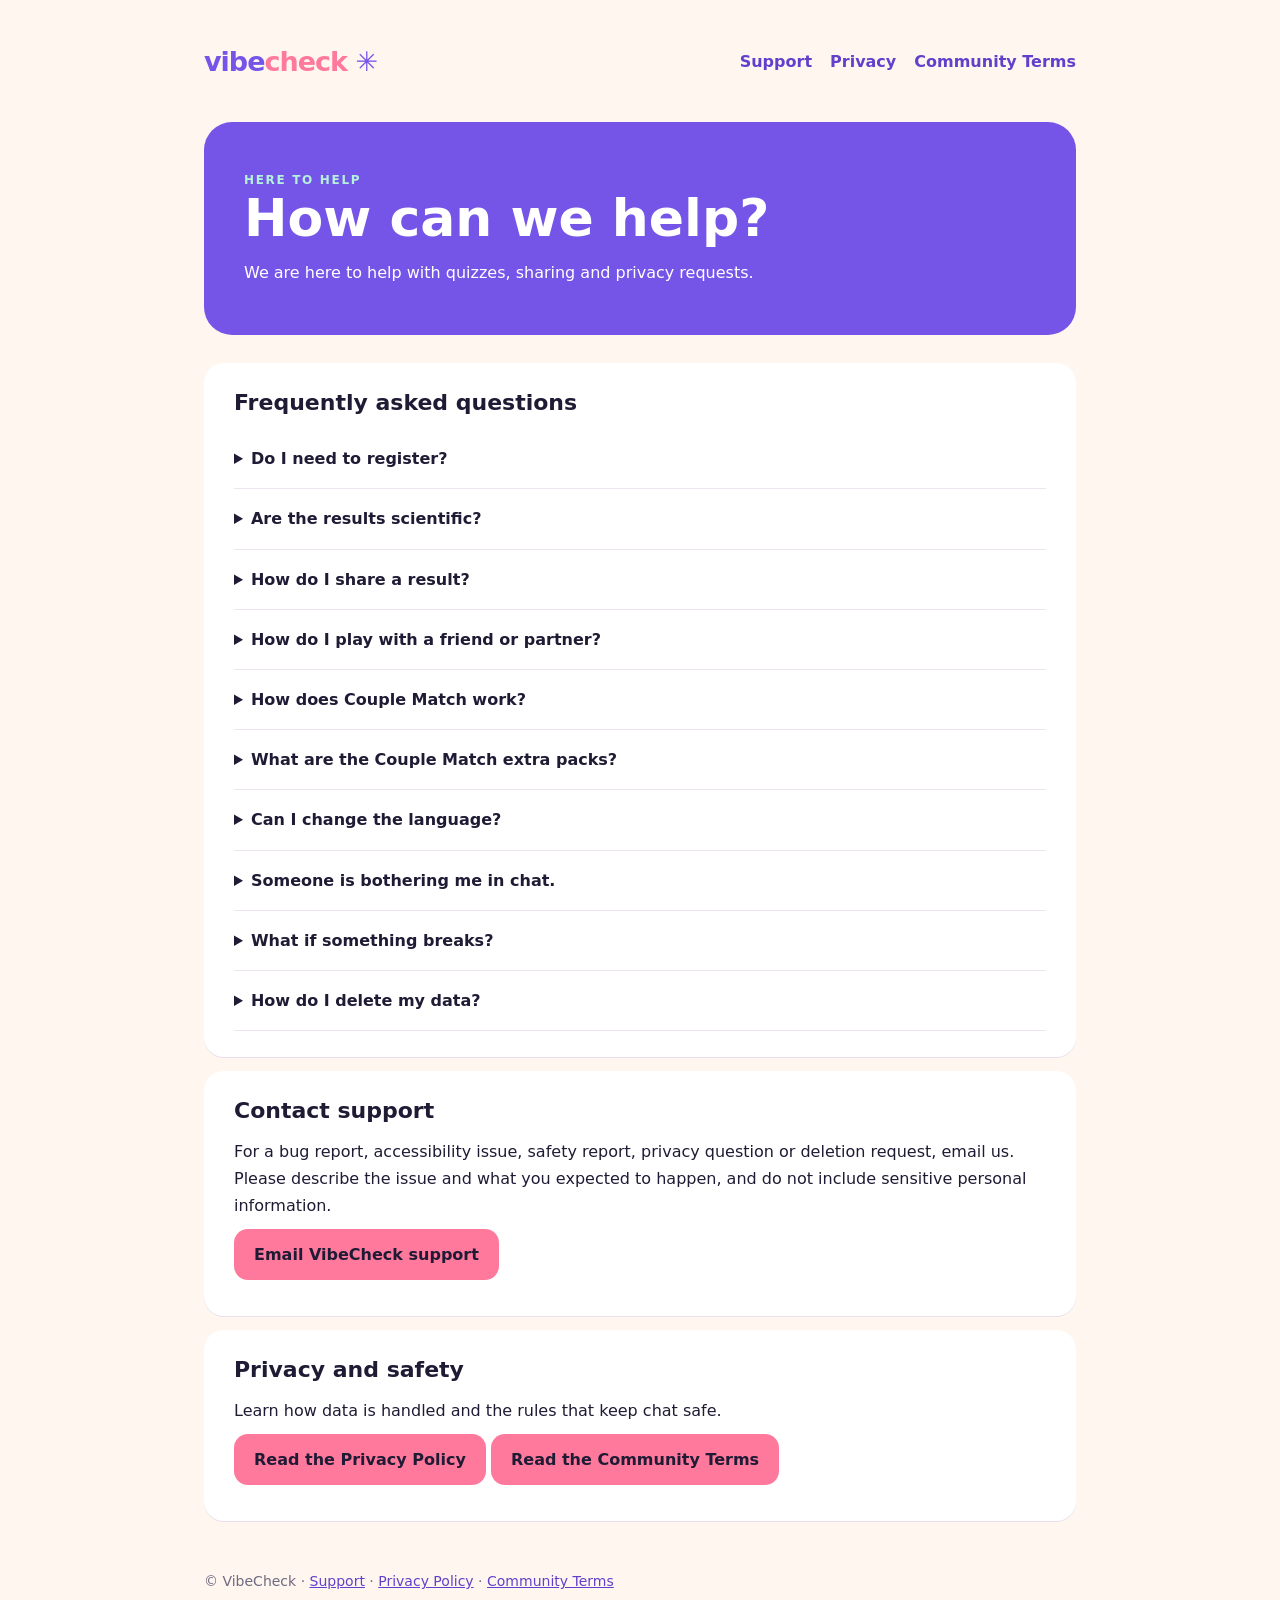
<file: index.html>
<!doctype html><html lang="en"><head><meta charset="utf-8"><meta name="viewport" content="width=device-width,initial-scale=1"><meta name="theme-color" content="#7555e8"><meta name="description" content="VibeCheck help center: quizzes, shared quizzes, result sharing, chat safety, privacy and support requests."><title>Support | VibeCheck</title><link rel="stylesheet" href="./style.css"></head><body><div class="wrap"><header><a class="logo" href="./index.html">vibe<span>check</span> ✳</a><nav aria-label="Main navigation"><a href="./index.html" aria-current="page">Support</a><a href="./privacy.html">Privacy</a><a href="./terms.html">Community Terms</a></nav></header><main><section class="hero"><div class="tag">HERE TO HELP</div><h1>How can we help?</h1><p>We are here to help with quizzes, sharing and privacy requests.</p></section><section class="card"><h2>Frequently asked questions</h2><details><summary>Do I need to register?</summary><p>Not for Discover Yourself or Friends: the app uses an anonymous guest session. Couple Match needs Sign in with Apple or Google, so you meet real people; your quiz history comes with you.</p></details><details><summary>Are the results scientific?</summary><p>No. All results are for entertainment only.</p></details><details><summary>How do I share a result?</summary><p>Complete a quiz and tap Share my vibe to use your device’s sharing options.</p></details><details><summary>How do I play with a friend or partner?</summary><p>Choose Friends, tap Invite &amp; play together and share the link or code. You both answer separately; the comparison unlocks when both finish.</p></details><details><summary>How does Couple Match work?</summary><p>Choose Couples and tap Find a match. You are matched with someone new who is online at the same time and whose preferences fit yours both ways. You answer the same quiz, see your compatibility and, from a 70% basic match and if you both agree, you can chat. You can decline, leave or block at any time.</p></details><details><summary>What are the Couple Match extra packs?</summary><p>After the second-to-last question you can both choose: see the free result, unlock more questions with one rewarded ad, or unlock the deep test with a one-time purchase. A pack starts only if you both choose it; only one of you watches or pays. The extra questions give a separate detailed score and never change your basic result.</p></details><details><summary>Can I change the language?</summary><p>Yes, with the language button on the home screen. Some quiz content may still be available only in English.</p></details><details><summary>Someone is bothering me in chat.</summary><p>Long-press the message to report it, or block the person from the chat menu. Blocking closes the chat immediately.</p></details><details><summary>What if something breaks?</summary><p>Restart the app, check your connection and send your device model, app version and a description of the issue.</p></details><details><summary>How do I delete my data?</summary><p>Open Privacy Policy and tap Delete my account, or email the support address with the subject VibeCheck Data Request.</p></details></section><section class="card"><h2>Contact support</h2><p>For a bug report, accessibility issue, safety report, privacy question or deletion request, email us. Please describe the issue and what you expected to happen, and do not include sensitive personal information.</p><p><a class="button" href="mailto:mertkandemir01@icloud.com?subject=VibeCheck%20Support">Email VibeCheck support</a></p></section><section class="card"><h2>Privacy and safety</h2><p>Learn how data is handled and the rules that keep chat safe.</p><p><a class="button" href="./privacy.html">Read the Privacy Policy</a> <a class="button" href="./terms.html">Read the Community Terms</a></p></section></main><footer>© VibeCheck · <a href="./index.html">Support</a> · <a href="./privacy.html">Privacy Policy</a> · <a href="./terms.html">Community Terms</a></footer></div></body></html>
</file>
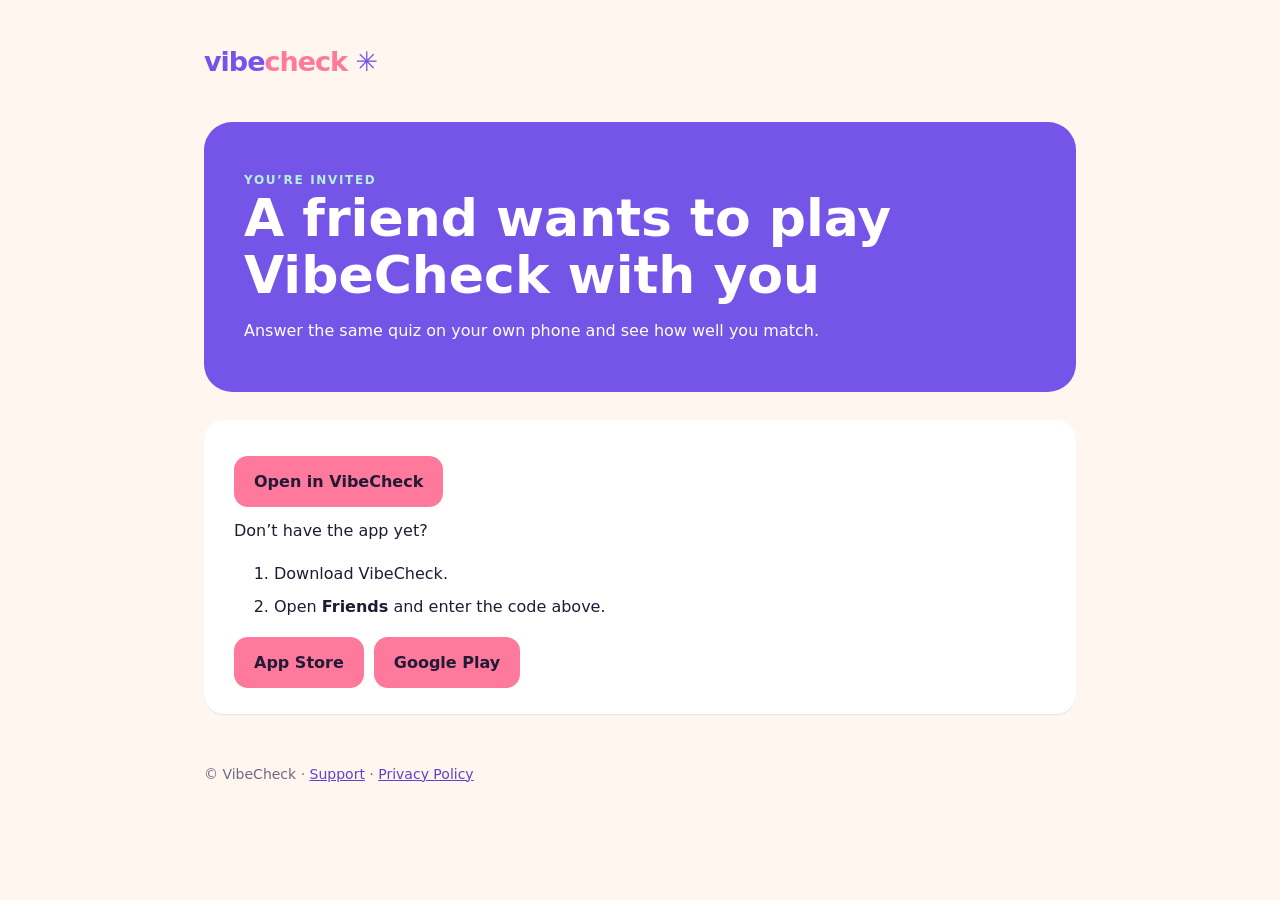
<file: join.html>
<!doctype html>
<html lang="en">
  <head>
    <meta charset="utf-8" />
    <meta name="viewport" content="width=device-width,initial-scale=1" />
    <meta name="theme-color" content="#7555e8" />
    <meta name="robots" content="noindex" />
    <meta property="og:title" content="You’re invited to a VibeCheck quiz ✳" />
    <meta property="og:description" content="Answer the same quiz and see how well you match." />
    <title>Join a quiz | VibeCheck</title>
    <link rel="stylesheet" href="./style.css" />
    <style>
      .code {
        font-size: 40px;
        font-weight: 900;
        letter-spacing: 6px;
        color: #7555e8;
        background: #fff;
        border-radius: 18px;
        padding: 14px 20px;
        display: inline-block;
        margin: 8px 0 4px;
      }
      .stores {
        display: flex;
        flex-wrap: wrap;
        gap: 10px;
        margin-top: 12px;
      }
      .steps li {
        margin-bottom: 6px;
      }
      [hidden] {
        display: none !important;
      }
    </style>
  </head>
  <body>
    <div class="wrap">
      <header><a class="logo" href="./index.html">vibe<span>check</span> ✳</a></header>
      <main>
        <section class="hero">
          <div class="tag">YOU’RE INVITED</div>
          <h1>A friend wants to play VibeCheck with you</h1>
          <p>Answer the same quiz on your own phone and see how well you match.</p>
        </section>
        <section class="card">
          <p id="has-code" hidden>Your invite code:</p>
          <div id="code" class="code" hidden></div>
          <p>
            <a id="open" class="button" href="vibecheck://">Open in VibeCheck</a>
          </p>
          <p>Don’t have the app yet?</p>
          <ol class="steps">
            <li>Download VibeCheck.</li>
            <li>Open <strong>Friends</strong> and enter the code above.</li>
          </ol>
          <div class="stores">
            <!-- Replace with the real store links once the app is published. -->
            <a class="button" id="ios" href="https://apps.apple.com/app/idAPP_STORE_ID">App Store</a>
            <a class="button" id="android" href="https://play.google.com/store/apps/details?id=com.vibecheck.app">Google Play</a>
          </div>
        </section>
      </main>
      <footer>
        © VibeCheck · <a href="./index.html">Support</a> · <a href="./privacy.html">Privacy Policy</a>
      </footer>
    </div>
    <script>
      (function () {
        var raw = new URLSearchParams(location.search).get('code') || '';
        var code = raw.toUpperCase().replace(/[^A-Z0-9]/g, '').slice(0, 12);
        if (!code) return;
        var link = 'vibecheck://join/' + code;
        document.getElementById('code').textContent = code;
        document.getElementById('code').hidden = false;
        document.getElementById('has-code').hidden = false;
        document.getElementById('open').href = link;
        // Try the app once; if it is not installed the page simply stays open.
        if (/iPhone|iPad|Android/i.test(navigator.userAgent)) location.href = link;
      })();
    </script>
  </body>
</html>
</file>
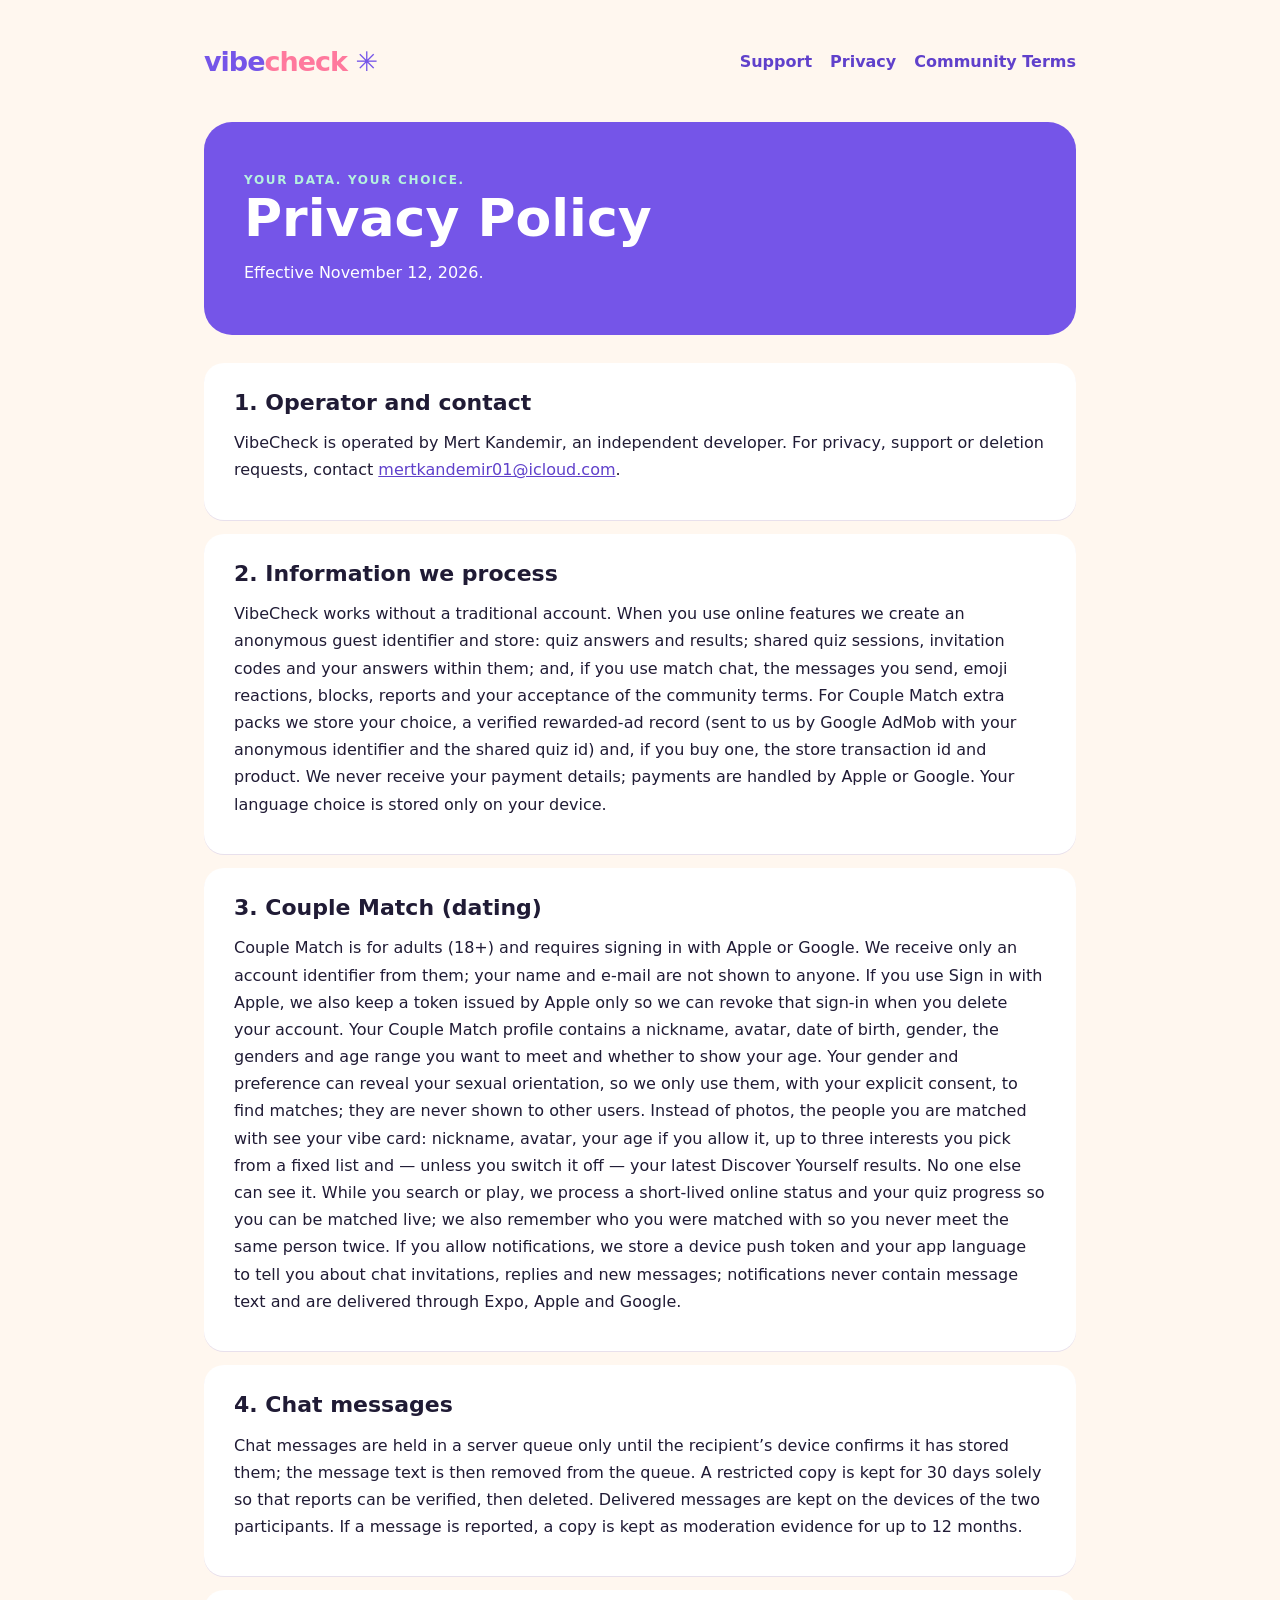
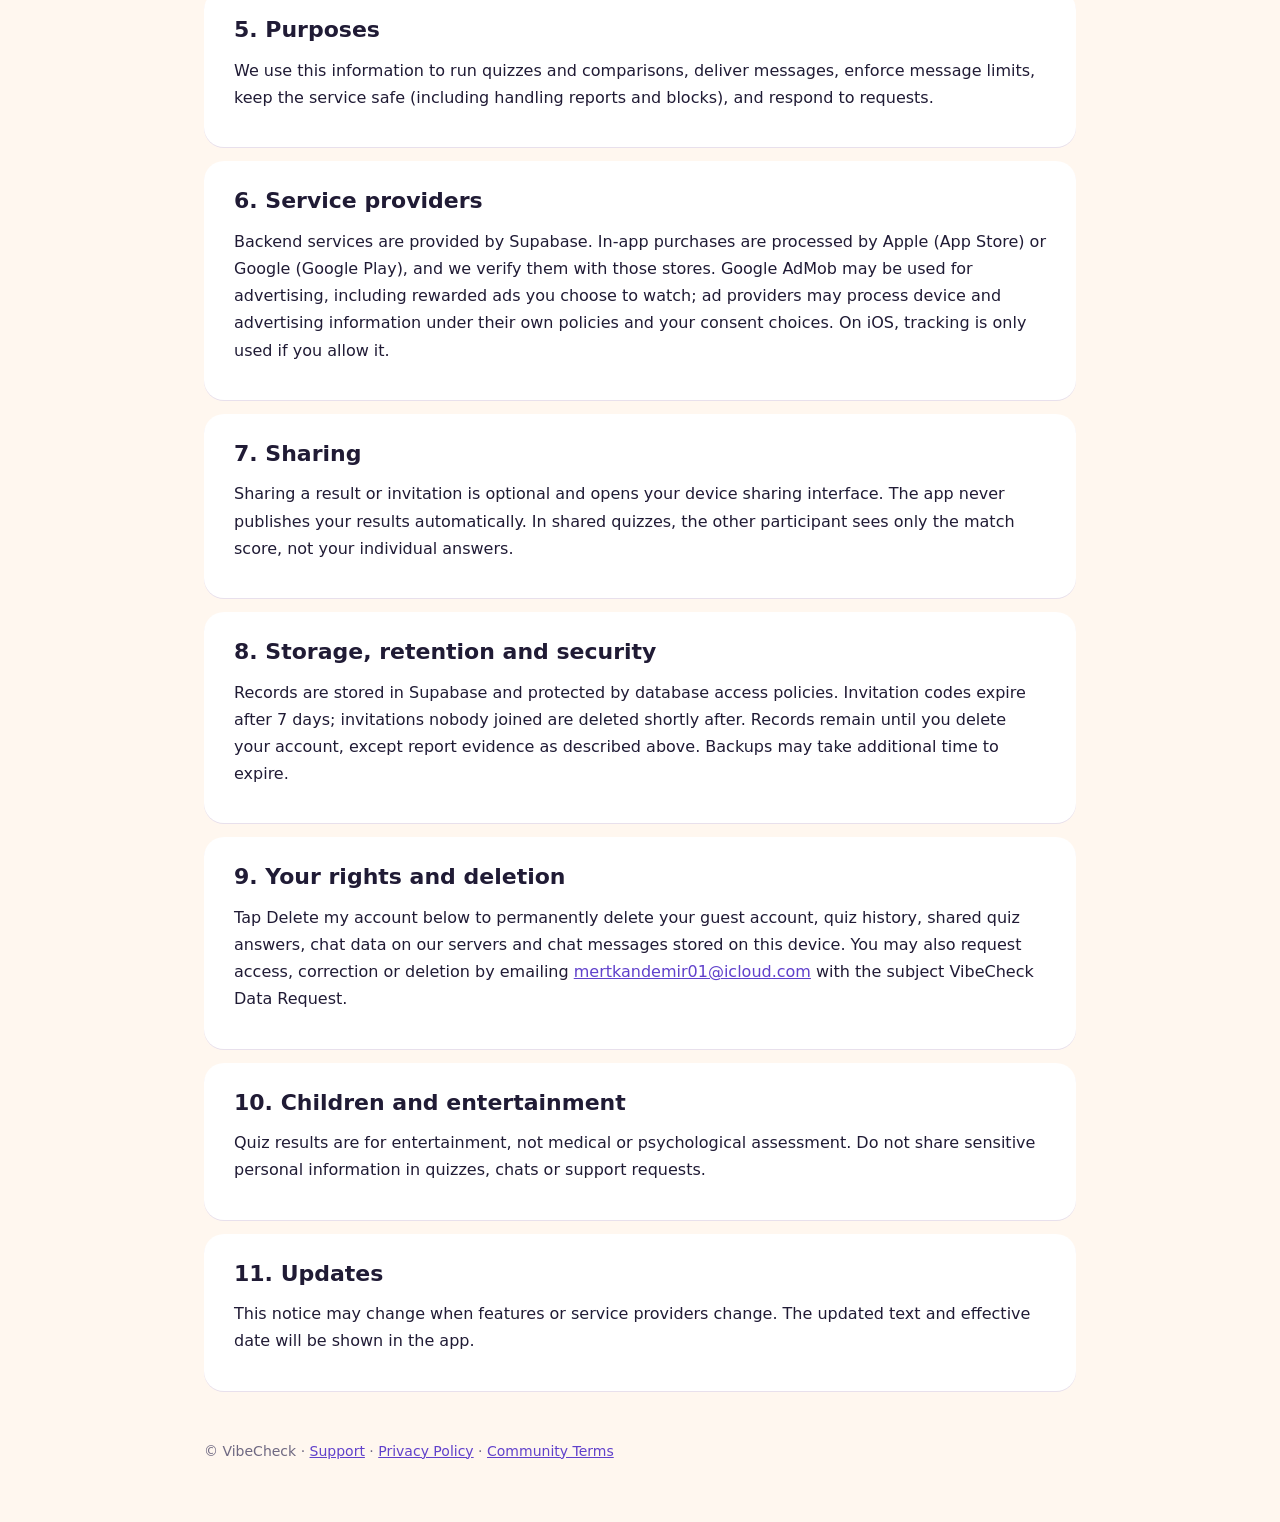
<file: privacy.html>
<!doctype html><html lang="en"><head><meta charset="utf-8"><meta name="viewport" content="width=device-width,initial-scale=1"><meta name="theme-color" content="#7555e8"><meta name="description" content="How VibeCheck handles quiz activity, anonymous identifiers, shared quizzes, chat, advertising and privacy requests."><title>Privacy Policy | VibeCheck</title><link rel="stylesheet" href="./style.css"></head><body><div class="wrap"><header><a class="logo" href="./index.html">vibe<span>check</span> ✳</a><nav aria-label="Main navigation"><a href="./index.html">Support</a><a href="./privacy.html" aria-current="page">Privacy</a><a href="./terms.html">Community Terms</a></nav></header><main><section class="hero"><div class="tag">YOUR DATA. YOUR CHOICE.</div><h1>Privacy Policy</h1><p>Effective November 12, 2026.</p></section><article class="card"><h2>1. Operator and contact</h2><p>VibeCheck is operated by Mert Kandemir, an independent developer. For privacy, support or deletion requests, contact <a href="mailto:mertkandemir01@icloud.com">mertkandemir01@icloud.com</a>.</p></article><article class="card"><h2>2. Information we process</h2><p>VibeCheck works without a traditional account. When you use online features we create an anonymous guest identifier and store: quiz answers and results; shared quiz sessions, invitation codes and your answers within them; and, if you use match chat, the messages you send, emoji reactions, blocks, reports and your acceptance of the community terms. For Couple Match extra packs we store your choice, a verified rewarded-ad record (sent to us by Google AdMob with your anonymous identifier and the shared quiz id) and, if you buy one, the store transaction id and product. We never receive your payment details; payments are handled by Apple or Google. Your language choice is stored only on your device.</p></article><article class="card"><h2>3. Couple Match (dating)</h2><p>Couple Match is for adults (18+) and requires signing in with Apple or Google. We receive only an account identifier from them; your name and e-mail are not shown to anyone. If you use Sign in with Apple, we also keep a token issued by Apple only so we can revoke that sign-in when you delete your account. Your Couple Match profile contains a nickname, avatar, date of birth, gender, the genders and age range you want to meet and whether to show your age. Your gender and preference can reveal your sexual orientation, so we only use them, with your explicit consent, to find matches; they are never shown to other users. Instead of photos, the people you are matched with see your vibe card: nickname, avatar, your age if you allow it, up to three interests you pick from a fixed list and — unless you switch it off — your latest Discover Yourself results. No one else can see it. While you search or play, we process a short-lived online status and your quiz progress so you can be matched live; we also remember who you were matched with so you never meet the same person twice. If you allow notifications, we store a device push token and your app language to tell you about chat invitations, replies and new messages; notifications never contain message text and are delivered through Expo, Apple and Google.</p></article><article class="card"><h2>4. Chat messages</h2><p>Chat messages are held in a server queue only until the recipient’s device confirms it has stored them; the message text is then removed from the queue. A restricted copy is kept for 30 days solely so that reports can be verified, then deleted. Delivered messages are kept on the devices of the two participants. If a message is reported, a copy is kept as moderation evidence for up to 12 months.</p></article><article class="card"><h2>5. Purposes</h2><p>We use this information to run quizzes and comparisons, deliver messages, enforce message limits, keep the service safe (including handling reports and blocks), and respond to requests.</p></article><article class="card"><h2>6. Service providers</h2><p>Backend services are provided by Supabase. In-app purchases are processed by Apple (App Store) or Google (Google Play), and we verify them with those stores. Google AdMob may be used for advertising, including rewarded ads you choose to watch; ad providers may process device and advertising information under their own policies and your consent choices. On iOS, tracking is only used if you allow it.</p></article><article class="card"><h2>7. Sharing</h2><p>Sharing a result or invitation is optional and opens your device sharing interface. The app never publishes your results automatically. In shared quizzes, the other participant sees only the match score, not your individual answers.</p></article><article class="card"><h2>8. Storage, retention and security</h2><p>Records are stored in Supabase and protected by database access policies. Invitation codes expire after 7 days; invitations nobody joined are deleted shortly after. Records remain until you delete your account, except report evidence as described above. Backups may take additional time to expire.</p></article><article class="card"><h2>9. Your rights and deletion</h2><p>Tap Delete my account below to permanently delete your guest account, quiz history, shared quiz answers, chat data on our servers and chat messages stored on this device. You may also request access, correction or deletion by emailing <a href="mailto:mertkandemir01@icloud.com">mertkandemir01@icloud.com</a> with the subject VibeCheck Data Request.</p></article><article class="card"><h2>10. Children and entertainment</h2><p>Quiz results are for entertainment, not medical or psychological assessment. Do not share sensitive personal information in quizzes, chats or support requests.</p></article><article class="card"><h2>11. Updates</h2><p>This notice may change when features or service providers change. The updated text and effective date will be shown in the app.</p></article></main><footer>© VibeCheck · <a href="./index.html">Support</a> · <a href="./privacy.html">Privacy Policy</a> · <a href="./terms.html">Community Terms</a></footer></div></body></html>
</file>
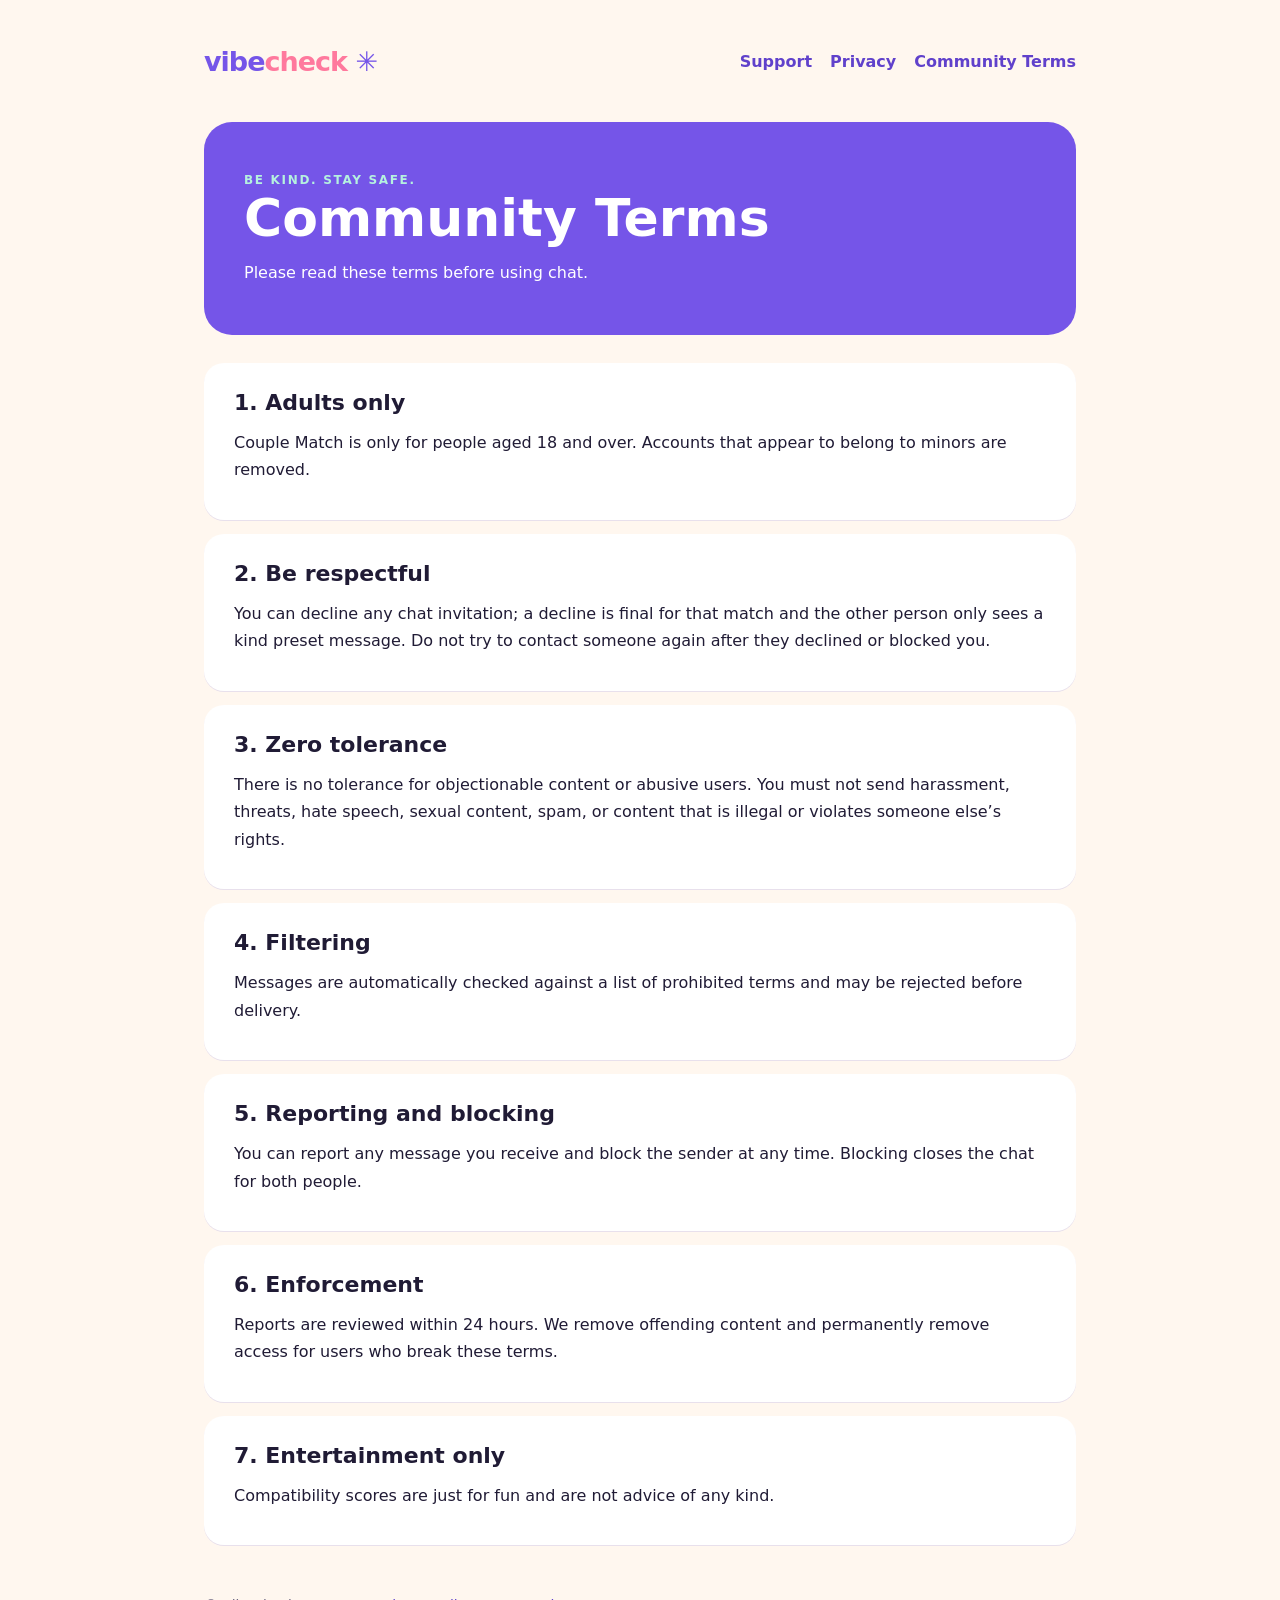
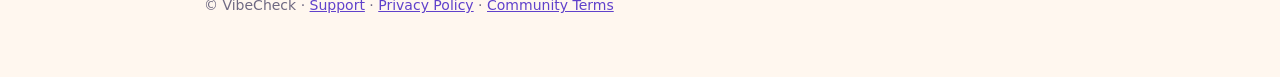
<file: terms.html>
<!doctype html><html lang="en"><head><meta charset="utf-8"><meta name="viewport" content="width=device-width,initial-scale=1"><meta name="theme-color" content="#7555e8"><meta name="description" content="VibeCheck community terms for chat: zero tolerance for objectionable content, filtering, reporting and blocking."><title>Community Terms | VibeCheck</title><link rel="stylesheet" href="./style.css"></head><body><div class="wrap"><header><a class="logo" href="./index.html">vibe<span>check</span> ✳</a><nav aria-label="Main navigation"><a href="./index.html">Support</a><a href="./privacy.html">Privacy</a><a href="./terms.html" aria-current="page">Community Terms</a></nav></header><main><section class="hero"><div class="tag">BE KIND. STAY SAFE.</div><h1>Community Terms</h1><p>Please read these terms before using chat.</p></section><article class="card"><h2>1. Adults only</h2><p>Couple Match is only for people aged 18 and over. Accounts that appear to belong to minors are removed.</p></article><article class="card"><h2>2. Be respectful</h2><p>You can decline any chat invitation; a decline is final for that match and the other person only sees a kind preset message. Do not try to contact someone again after they declined or blocked you.</p></article><article class="card"><h2>3. Zero tolerance</h2><p>There is no tolerance for objectionable content or abusive users. You must not send harassment, threats, hate speech, sexual content, spam, or content that is illegal or violates someone else’s rights.</p></article><article class="card"><h2>4. Filtering</h2><p>Messages are automatically checked against a list of prohibited terms and may be rejected before delivery.</p></article><article class="card"><h2>5. Reporting and blocking</h2><p>You can report any message you receive and block the sender at any time. Blocking closes the chat for both people.</p></article><article class="card"><h2>6. Enforcement</h2><p>Reports are reviewed within 24 hours. We remove offending content and permanently remove access for users who break these terms.</p></article><article class="card"><h2>7. Entertainment only</h2><p>Compatibility scores are just for fun and are not advice of any kind.</p></article></main><footer>© VibeCheck · <a href="./index.html">Support</a> · <a href="./privacy.html">Privacy Policy</a> · <a href="./terms.html">Community Terms</a></footer></div></body></html>
</file>
<file: style.css>
:root {
  font-family:
    Inter,
    ui-sans-serif,
    system-ui,
    -apple-system,
    BlinkMacSystemFont,
    'Segoe UI',
    sans-serif;
  color: #201b35;
  background: #fff7ef;
}
* {
  box-sizing: border-box;
}
body {
  margin: 0;
  line-height: 1.7;
}
a {
  color: #6041cb;
}
a:focus-visible,
button:focus-visible {
  outline: 3px solid #201b35;
  outline-offset: 3px;
}
.wrap {
  max-width: 920px;
  margin: auto;
  padding: 24px;
}
header {
  display: flex;
  justify-content: space-between;
  align-items: center;
  gap: 20px;
  padding: 15px 0;
}
nav {
  display: flex;
  gap: 18px;
  flex-wrap: wrap;
}
nav a {
  text-decoration: none;
  font-weight: 750;
}
.logo {
  font-size: 27px;
  font-weight: 900;
  letter-spacing: -1px;
  color: #7555e8;
  text-decoration: none;
}
.logo span {
  color: #ff799d;
}
.hero {
  background: #7555e8;
  color: #fff;
  padding: 48px 40px;
  border-radius: 28px;
  margin: 22px 0 28px;
}
.hero h1 {
  font-size: clamp(32px, 6vw, 52px);
  line-height: 1.1;
  margin: 0 0 12px;
}
.hero p {
  margin: 0;
  max-width: 650px;
}
.tag {
  font-size: 12px;
  letter-spacing: 0.14em;
  text-transform: uppercase;
  color: #b5f1df;
  font-weight: 900;
}
.card {
  background: #fff;
  border-radius: 20px;
  padding: 26px 30px;
  margin: 14px 0;
  box-shadow: 0 1px 0 #e8e0ec;
}
.card h2 {
  margin: 0 0 12px;
  font-size: 22px;
  line-height: 1.3;
}
.card h3 {
  margin: 18px 0 4px;
}
.card p {
  margin: 10px 0;
}
.card ul {
  padding-left: 22px;
}
.notice {
  border-left: 4px solid #ff799d;
  padding: 12px 18px;
  background: #fff;
  margin: 22px 0;
  border-radius: 8px;
}
.button {
  display: inline-block;
  background: #ff799d;
  color: #201b35;
  text-decoration: none;
  font-weight: 850;
  border-radius: 14px;
  padding: 12px 20px;
  min-height: 48px;
}
footer {
  padding: 35px 0;
  color: #6f6982;
  font-size: 14px;
}
details {
  padding: 16px 0;
  border-bottom: 1px solid #ece5f0;
}
summary {
  font-weight: 800;
  cursor: pointer;
}
summary:hover {
  color: #7555e8;
}
@media (max-width: 600px) {
  .wrap {
    padding: 16px;
  }
  .hero {
    padding: 32px 24px;
  }
  .card {
    padding: 22px;
  }
  header {
    align-items: flex-start;
    flex-direction: column;
  }
}
</file>
